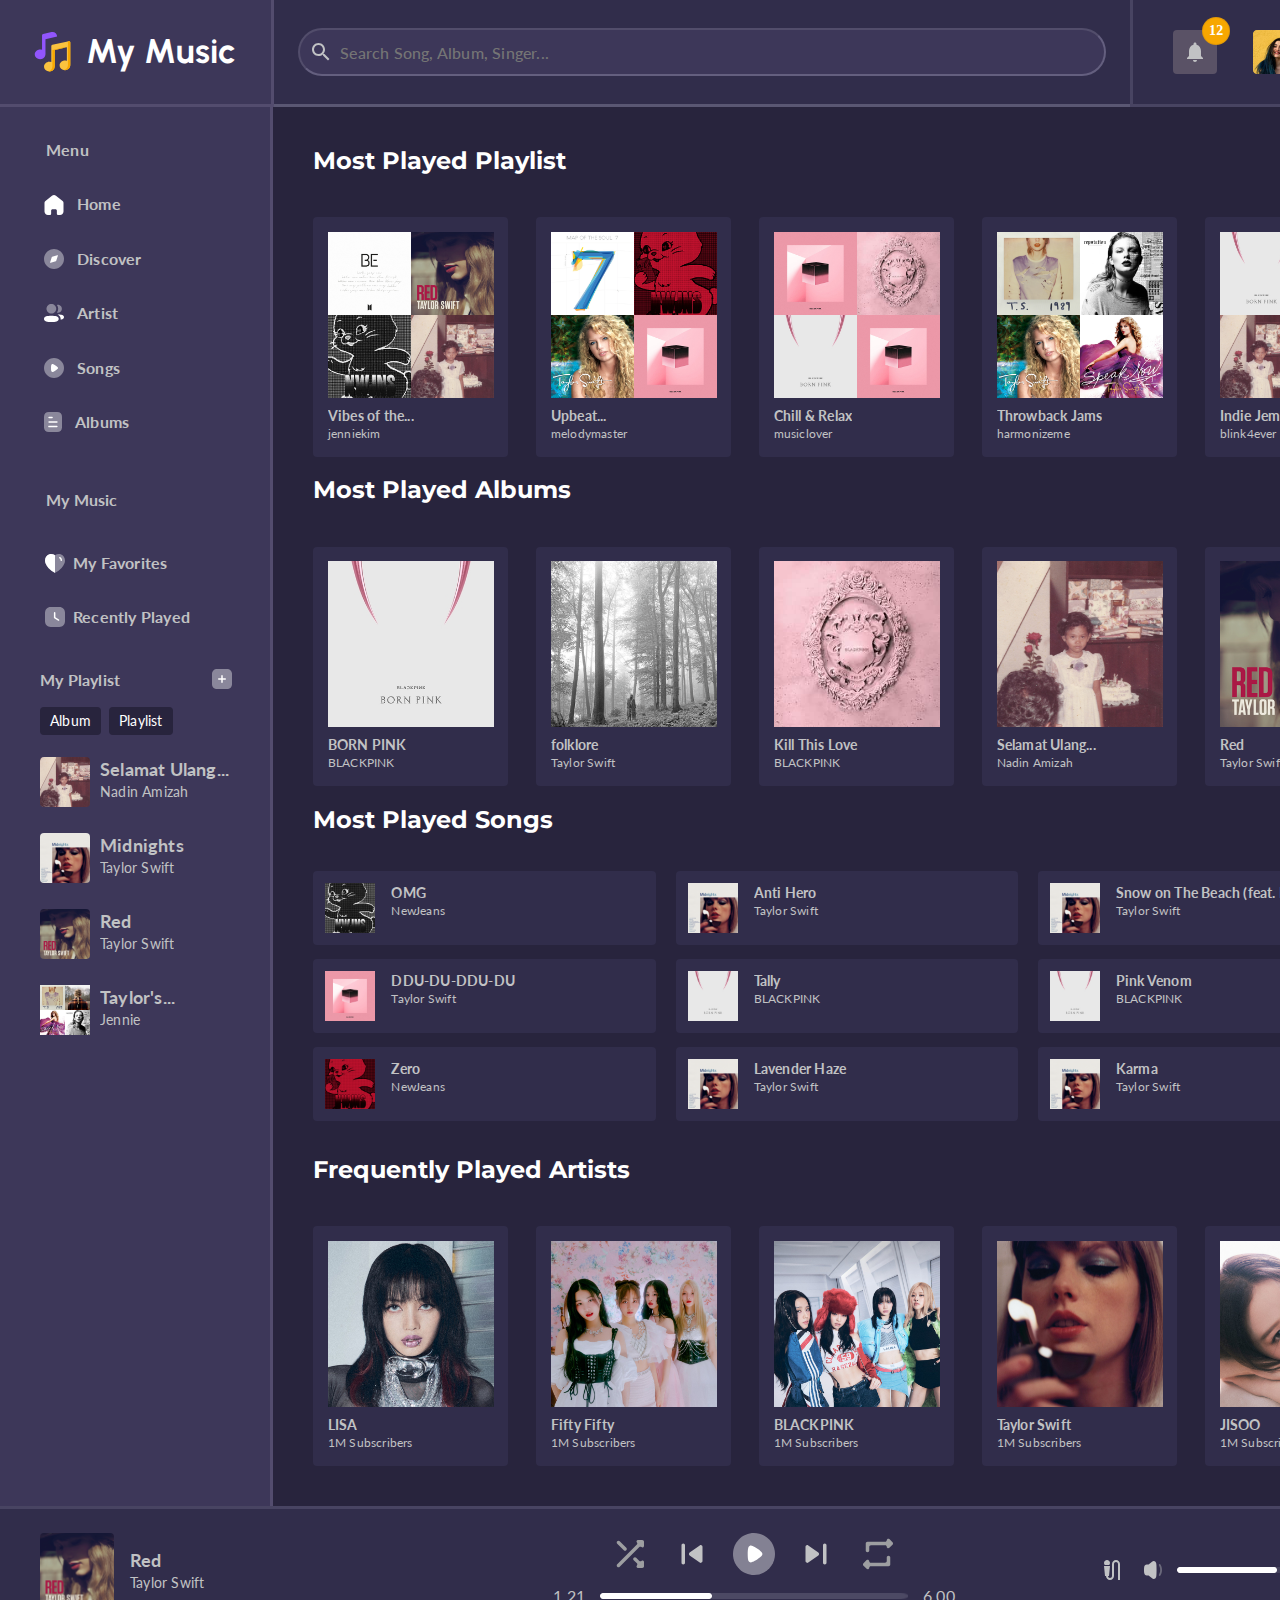
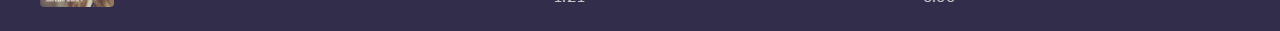
<file: index.html>
<html>
    <head>
        <meta charset="UTF-8">
        <meta name="viewport" content="width=device-width, initial-scale=1.0">
        <title>MyMusic1.0</title>
        <link rel="stylesheet" href="style.css">
        <link href="https://fonts.googleapis.com/css2?family=Lato:ital,wght@0,100;0,300;0,400;0,700;0,900;1,100;1,300;1,400;1,700;1,900&family=Urbanist:ital,wght@0,100..900;1,100..900&display=swap" rel="stylesheet">
        <link rel="preconnect" href="https://fonts.googleapis.com">
    <link rel="preconnect" href="https://fonts.gstatic.com" crossorigin>
    <link href="https://fonts.googleapis.com/css2?family=Montserrat:ital,wght@0,100..900;1,100..900&display=swap" rel="stylesheet">
    </head>
    <body>
        <div class="grid-container">
            <div class="header">
                <div class="header-1">
                    <div class="btn-aside">
                        <img src="Assets/Arrow double left active.svg">
                    </div>
                    <div class="logo-img">
                        <div class="header-1-img" href="#">
                            <img src="Assets/logo.svg" id="img-logo" href="#"></img>
                        </div>
                        <a class="header-1-logo" id="title-logo" href="#">My Music</a>
                    </div>
                    <div class="btn-hamburger">
                        <img src="Assets/Material Icon.png">
                    </div>
                </div>
                <div class="header-2">
                    <div class="nav-bar-search">
                        <input class="input-search" type="text"  placeholder="Search Song, Album, Singer...">
                            <img class="search-icon" src="Assets/Search.svg"></img>
                        </input>
                    </div>
                </div>
                <div class="header-3">
                    <div class="profile"> 
                        <div class="frame-notification">
                            <a href="#"><img class="notification-img" src="Assets/Notifications.svg"></a>
                            <div class="circle-notification">
                                <h9 class="font-notification">12</h9>
                            </div>
                        </div>
                    <div class="profile-photo">
                        <a href="#"><img src="Assets/Avatar.png"></a>
                        <a>
                            <div class="profile-name">Hi, Jennie</div>
                        </a>
                    </div>
                </div>
            </div>
            </div>
            <div class="aside">
                <div class="aside-2-1-1">
                    <div class="item-2-1-1">
                        <a  href="#menu" class="menu-2-1">Menu</a>
                    </div>
                    <div >
                        <div class="item-2-1-1">
                        <img  class="icon-2-1-1" src="Assets/Home.svg">
                        <a href="#home" class="font-2-1-1">Home</a>
                        </div>
                    </div>
                    <div class="item-2-1-1">
                        <img class="icon-2-1-1" src="Assets/Discovery.svg">
                        <a href="#discover" class="font-2-1-1">Discover</a>
                    </div>
                    <div class="item-2-1-1">
                        <img class="icon-2-1-1" src="Assets/2 User.svg">
                        <a href="#artist" class="font-2-1-1">Artist</a>
                    </div>
                    <div class="item-2-1-1">
                        <img class="icon-2-1-1" src="Assets/Play.svg">
                        <a href="#songs" class="font-2-1-1">Songs</a>
                    </div>
                    <div class="item-2-1-1">
                        <img class="icon-2-1-1" src="Assets/Document.svg">
                        <a href="#albums" class="font-2-1-1">Albums</a>
                    </div>
                </div> 
                 <div class="aside-2-1-2">
                    <div class="item-2-1-2">
                        <a href="#my-music" class="menu-2-1">My Music</a>
                    </div>
                    <div class="item-2-1-2-sub">
                        <img class="icon-2-1-2" src="Assets/Heart.svg">
                        <a href="#my-favorites" class="font-2-1-1">My Favorites</a>
                    </div>
                    <div class="item-2-1-2-sub">
                        <img class="icon-2-1-2" src="Assets/Time Square.svg">
                        <a href="#recent-lyplayed" class="font-2-1-1">Recently Played</a>
                    </div>
                </div> 
                 <div class="bx-2-1-3">
                    <div class="item-2-1-3">
                        <a href="#my-playlist" class="item-2-1-3 font-2-1-3">
                            My Playlist
                            <img class="icon-item-2-1-3-main" src="Assets/Plus.svg">
                        </a> 
                    </div>
                    <div class="sub-item-2-1-3">
                        <a href="#album" class="sub-sub-item">Album</a>
                        <a href="#playlist" class="sub-sub-item">Playlist</a>
                    </div> 
                </div>
                <div class="card-2-1-3">
                    <div class="song-card-1">
                        <div class="song-card-1-1">
                            <img class="img-card-1" src="Assets/Song-card/Nadin_Amizah_-_Selamat_Ulang_Tahun.png">
                            <div song-card-1-1-gen>
                                <div class="card-song">Selamat Ulang...</div>
                                <div class="card-song-sub">Nadin Amizah</div>
                            </div>
                        </div>
                        <div class="song-card-1-1">
                            <img class="img-card-1" src="Assets/Song-card/1-3-4 taylor.png">
                            <div song-card-1-1-gen>
                                <div class="card-song">Midnights</div>
                                <div class="card-song-sub">Taylor Swift</div>
                            </div>
                        </div>
                        <div class="song-card-1-1">
                            <img class="img-card-1" src="Assets/Song-card/1-1-1-2 Taylor.png">
                            <div song-card-1-1-gen>
                                <div class="card-song">Red</div>
                                <div class="card-song-sub">Taylor Swift</div>
                            </div>
                        </div>
                        <div class="song-card-1-1">
                            <div class="img-card-micro">
                                <img class="micro-img" src="Assets/Song-card/1-1-4-1 taylor.png">
                                <img class="micro-img" src="Assets/Song-card/micro.png">
                                <img class="micro-img" src="Assets/Song-card/1-1-4-4 taylor.png">
                                <img class="micro-img" src="Assets/Song-card/1-1-4-2 taylor.png">
                            </div>
                            <div song-card-1-1-gen>
                                <div class="card-song">Taylor's...</div>
                                <div class="card-song-sub">Jennie</div>
                            </div>
                        </div>
                    </div>
                </div>
            </div>
            <div class="main scroll">
                <div class="main-div" id="main-div-1">
                    <div class="main-bx-show-all">
                        <div class="title-main">Most Played Playlist</div>
                        <a href="#" class="show-all-initial">Show All</a>
                    </div>
                    <div class="music-card-type-1">
                        <div class="card-type-1-1">
                            <div class="card-bx">
                                <img class="music-cover-1" src="Assets/Song-card/1-1-1-1 bts.png" ></img>
                                <img class="music-cover-1" src="Assets/Song-card/1-1-1-2 Taylor.png"></img>
                                <img class="music-cover-1" src="Assets/Song-card/1-1-1-3 newjeans.jpeg"></img>
                                <img class="music-cover-1" src="Assets/Song-card/1-1-1-4 Nadin.png"></img>
                            </div>
                            <div class="card-bx-prop">
                                <div class="card-bx-title">
                                    <div class="title-bx">Vibes of the...</div>
                                    <div class="sub-title-bx">jenniekim</div>
                                </div>
                                <btn class="btn-card-type-2">
                                    <img src="Assets/Iconly-3.svg">
                                </btn>
                            </div>
                        </div>
                        <div class="card-type-1-2">
                            <div class="card-bx">
                                <img class="music-cover-1" src="Assets/Song-card/1-1-2-1 bts.png"></img>
                                <img class="music-cover-1" src="Assets/Song-card/1-1-2-2 newjeans.png"></img>
                                <img class="music-cover-1" src="Assets/Song-card/1-1-2-3 taylor.png"></img>
                                <img class="music-cover-1" src="Assets/Song-card/1-1-2-4 Bp.png"></img>
                            </div>
                            <div class="card-bx-prop">
                                <div class="card-bx-title">
                                    <div class="title-bx">Upbeat...</div>
                                    <div class="sub-title-bx">melodymaster</div>
                                </div>
                                <btn class="btn-card-type-2">
                                    <img src="Assets/Iconly-3.svg">
                                </btn>
                            </div>
                        </div>
                        <div class="card-type-1-3">
                            <div class="card-bx">
                                <img class="music-cover-1" src="Assets/Song-card/1-1-2-4 Bp.png"></img>
                                <img class="music-cover-1" src="Assets/Song-card/1-1-3-2 bp.jpeg"></img>
                                <img class="music-cover-1" src="Assets/Song-card/1-1-3-3 bp.jpeg"></img>
                                <img class="music-cover-1" src="Assets/Song-card/1-1-2-4 Bp.png"></img>
                            </div>
                            <div class="card-bx-prop">
                                <div class="card-bx-title">
                                    <div class="title-bx">Chill & Relax</div>
                                    <div class="sub-title-bx">musiclover</div>
                                
                                </div>
                                <btn class="btn-card-type-2">
                                    <img src="Assets/Iconly-3.svg">
                                </btn>

                            </div>
                        </div>
                        <div class="card-type-1-4">
                            <div class="card-bx">
                                <img class="music-cover-1" src="Assets/Song-card/1-1-4-1 taylor.png"></img>
                                <img class="music-cover-1" src="Assets/Song-card/1-1-4-2 taylor.png"></img>
                                <img class="music-cover-1" src="Assets/Song-card/1-1-2-3 taylor.png"></img>
                                <img class="music-cover-1" src="Assets/Song-card/1-1-4-4 taylor.png"></img>
                            </div>
                            <div class="card-bx-prop">
                                <div class="card-bx-title">
                                    <div class="title-bx">Throwback Jams</div>
                                    <div class="sub-title-bx">harmonizeme</div>
                                    
                                </div>
                                <btn class="btn-card-type-2">
                                    <img src="Assets/Iconly-3.svg">
                                </btn>

                            </div>
                        </div>
                        <div class="card-type-1-5">
                            <div class="card-bx">
                                <img class="music-cover-1" src="Assets/Song-card/1-1-3-3 bp.jpeg"></img>
                                <img class="music-cover-1" src="Assets/Song-card/1-1-2-1 bts.png"></img>
                                <img class="music-cover-1" src="Assets/Song-card/1-1-1-4 Nadin.png"></img>
                                <img class="music-cover-1" src="Assets/Song-card/1-1-5-4 tulus.jpeg"></img>
                            </div>
                            <div class="card-bx-prop">
                                <div class="card-bx-title">
                                    <div class="title-bx">Indie Jems</div>
                                    <div class="sub-title-bx">blink4ever</div>
                                </div>
                                <btn class="btn-card-type-2">
                                    <img src="Assets/Iconly-3.svg">
                                </btn>

                            </div>
                        </div>
                    </div>
                    <a href="#" class="show-all-media-query">Show All</a>
                </div>
                <div class="main-div" id="main-div-2">
                    <div class="main-bx-show-all">
                        <div class="title-main" >Most Played Albums</div>
                        <a href="#" class="show-all-initial">Show All</a>
                    </div>
                    <div class="music-card-type-1">
                        <div class="card-type-1-1">
                            <img class="card-bx" src="Assets/Song-card/1-1-3-3 bp.jpeg"></img>
                            <div class="card-bx-prop">
                                <div class="card-bx-title">
                                    <div class="title-bx">BORN PINK</div>
                                    <div class="sub-title-bx">BLACKPINK</div>
                                </div>
                                <btn class="btn-card-type-2">
                                    <img src="Assets/Iconly-3.svg">
                                </btn>

                            </div>
                        </div>
                        <div class="card-type-1-2">
                            <img class="card-bx" src="Assets/Song-card/1-2-2 taylor.png"></img>
                            <div class="card-bx-prop">
                                <div class="card-bx-title">
                                    <div class="title-bx">folklore</div>
                                    <div class="sub-title-bx">Taylor Swift</div>
                                </div>
                                <btn class="btn-card-type-2">
                                    <img src="Assets/Iconly-3.svg">
                                </btn>

                            </div>
                        </div>
                        <div class="card-type-1-3">
                            <img class="card-bx" src="Assets/Song-card/1-1-3-2 bp.jpeg"></img>
                            <div class="card-bx-prop">
                                <div class="card-bx-title">
                                    <div class="title-bx">Kill This Love</div>
                                    <div class="sub-title-bx">BLACKPINK</div>
                                </div>
                                <btn class="btn-card-type-2">
                                    <img src="Assets/Iconly-3.svg">
                                </btn>

                            </div>
                        </div>
                        <div class="card-type-1-4">
                            <img class="card-bx" src="Assets/Song-card/1-1-1-4 Nadin.png"></img>
                            <div>
                                <div class="card-bx-title">
                                    <div class="title-bx">Selamat Ulang...</div>
                                    <div class="sub-title-bx">Nadin Amizah</div>
                                </div>
                                <btn class="btn-card-type-2">
                                    <img src="Assets/Iconly-3.svg">
                                </btn>

                            </div>
                        </div>
                        <div class="card-type-1-5">
                            <img class="card-bx" src="Assets/Song-card/1-1-1-2 Taylor.png"></img>
                            <div>
                                <div class="card-bx-title">
                                    <div class="title-bx">Red</div>
                                    <div class="sub-title-bx">Taylor Swift</div>
                                </div>
                                <btn class="btn-card-type-2">
                                    <img src="Assets/Iconly-3.svg">
                                </btn>

                            </div>
                        </div>
                    </div>
                    <a href="#" class="show-all-media-query">Show All</a>
                </div>
                <div class="main-div" id="main-div-3">
                    <div class="main-bx-show-all">
                        <div class="title-main">Most Played Songs</div>
                        <a href="#" class="show-all-initial">Show All</a>
                    </div>
                    <div class="music-card-type-2">
                        <div class="card-type-2-group-1">
                            <div class="card-type-2-1">
                                <img class="card-bx-type-2" src="Assets/Song-card/1-1-1-3 newjeans.jpeg"></img>
                                <div class="card-bx-type-2-title">
                                    <div class="title-bx">OMG</div>
                                    <div class="sub-title-bx">NewJeans</div>
                                </div>
                                <btn class="btn-card-type-2">
                                    <img src="Assets/Iconly-3.svg">
                                </btn>
                            </div>
                            <div class="card-type-2-2">
                                <img class="card-bx-type-2" src="Assets/Song-card/1-1-2-4 Bp.png"></img>
                                <div class="card-bx-type-2-title">
                                    <div class="title-bx">DDU-DU-DDU-DU</div>
                                    <div class="sub-title-bx">Taylor Swift</div>
                                </div>
                                <btn class="btn-card-type-2">
                                    <img src="Assets/Iconly-3.svg">
                                </btn>
                            </div>
                            <div class="card-type-2-3">
                                <img class="card-bx-type-2" src="Assets/Song-card/1-1-2-2 newjeans.png"></img>
                                <div class="card-bx-type-2-title">
                                    <div class="title-bx">Zero</div>
                                    <div class="sub-title-bx">NewJeans</div>
                                </div>
                                <btn class="btn-card-type-2">
                                    <img src="Assets/Iconly-3.svg">
                                </btn>
                            </div>
                        </div>
                        <div class="card-type-2-group-2">
                            <div class="card-type-2-4">
                                <img class="card-bx-type-2" src="Assets/Song-card/1-3-4 taylor.png"></img>
                                <div class="card-bx-type-2-title">
                                    <div class="title-bx">Anti Hero</div>
                                    <div class="sub-title-bx">Taylor Swift</div>
                                </div>
                                <btn class="btn-card-type-2">
                                    <img src="Assets/Iconly-3.svg">
                                </btn>
                            </div>
                            <div class="card-type-2-5">
                                <img class="card-bx-type-2" src="Assets/Song-card/1-1-3-3 bp.jpeg"></img>
                                <div class="card-bx-type-2-title">
                                    <div class="title-bx">Tally</div>
                                    <div class="sub-title-bx">BLACKPINK</div>
                                </div>
                                <btn class="btn-card-type-2">
                                    <img src="Assets/Iconly-3.svg">
                                </btn>
                            </div>
                            <div class="card-type-2-6">
                                <img class="card-bx-type-2" src="Assets/Song-card/1-3-4 taylor.png"></img>
                                <div class="card-bx-type-2-title">
                                    <div class="title-bx"> Lavender Haze</div>
                                    <div class="sub-title-bx">Taylor Swift</div>
                                </div>
                                <btn class="btn-card-type-2">
                                    <img src="Assets/Iconly-3.svg">
                                </btn>
                            </div>
                        </div>
                        <div class="card-type-2-group-3">
                            <div class="card-type-2-7">
                                <img class="card-bx-type-2" src="Assets/Song-card/1-3-4 taylor.png"></img>
                                <div class="card-bx-type-2-title">
                                    <div class="title-bx">Snow on The Beach (feat. Lana)</div>
                                    <div class="sub-title-bx">Taylor Swift</div>
                                </div>
                                <btn class="btn-card-type-2">
                                    <img src="Assets/Iconly-3.svg">
                                </btn>
                            </div>
                            <div class="card-type-2-8">
                                <img class="card-bx-type-2" src="Assets/Song-card/1-1-3-3 bp.jpeg"></img>
                                <div class="card-bx-type-2-title">
                                    <div class="title-bx">Pink Venom</div>
                                    <div class="sub-title-bx">BLACKPINK</div>
                                </div>
                                <btn class="btn-card-type-2">
                                    <img src="Assets/Iconly-3.svg">
                                </btn>
                            </div>
                            <div class="card-type-2-9">
                                <img class="card-bx-type-2" src="Assets/Song-card/1-3-4 taylor.png"></img>
                                <div class="card-bx-type-2-title">
                                    <div class="title-bx">Karma</div>
                                    <div class="sub-title-bx">Taylor Swift</div>
                                </div>
                                <btn class="btn-card-type-2">
                                    <img src="Assets/Iconly-3.svg">
                                </btn>
                            </div>
                        </div>
                    </div>
                    <a href="#" class="show-all-media-query">Show All</a>
                </div>
                <div class="main-div" id="main-div-4">
                    <div class="main-bx-show-all">
                        <div class="title-main" >Frequently Played Artists</div>
                        <a href="#" class="show-all-initial">Show All</a>
                    </div>
                    <div class="music-card-type-1">
                        <div class="card-type-1-1">
                            <img class="card-bx" src="Assets/Song-card/1-4-1 lisa.jpeg"></img>
                            <div class="card-bx-prop">
                                <div class="card-bx-title">
                                    <div class="title-bx">LISA</div>
                                    <div class="sub-title-bx">1M Subscribers</div>
                                </div>
                                <btn class="btn-card-type-2">
                                    <img src="Assets/Iconly-3.svg">
                                </btn>

                            </div>
                        </div>
                        <div class="card-type-1-2">
                            <img class="card-bx" src="Assets/Song-card/1-4-2 fifty.jpeg"></img>
                            <div class="card-bx-prop">
                                <div class="card-bx-title">
                                    <div class="title-bx">Fifty Fifty</div>
                                    <div class="sub-title-bx">1M Subscribers</div>
                                </div>
                                <btn class="btn-card-type-2">
                                    <img src="Assets/Iconly-3.svg">
                                </btn>

                            </div>
                        </div>
                        <div class="card-type-1-3">
                            <img class="card-bx" src="Assets/Song-card/1-4-3 bp.jpeg"></img>
                            <div class="card-bx-prop">
                                <div class="card-bx-title">
                                    <div class="title-bx">BLACKPINK</div>
                                    <div class="sub-title-bx">1M Subscribers</div>
                                </div>
                                <btn class="btn-card-type-2">
                                    <img src="Assets/Iconly-3.svg">
                                </btn>

                            </div>
                        </div>
                        <div class="card-type-1-4">
                            <img class="card-bx" src="Assets/Song-card/1-4-4 taylor.jpeg"></img>
                            <div class="card-bx-prop">
                                <div class="card-bx-title">
                                    <div class="title-bx">Taylor Swift</div>
                                    <div class="sub-title-bx">1M Subscribers</div>
                                </div>
                                <btn class="btn-card-type-2">
                                    <img src="Assets/Iconly-3.svg">
                                </btn>

                            </div>
                        </div>
                        <div class="card-type-1-5">
                            <img class="card-bx" src="Assets/Song-card/1-4-5 jiiso.jpeg"></img>
                            <div class="card-bx-prop">
                                <div class="card-bx-title">
                                    <div class="title-bx">JISOO</div>
                                    <div class="sub-title-bx">1M Subscribers</div>
                                </div>
                                <btn class="btn-card-type-2">
                                    <img src="Assets/Iconly-3.svg">
                                </btn>

                            </div>
                        </div>
                    </div>
                    <a href="#" class="show-all-media-query">Show All</a>
                </div>
            </div>
            <div class="footer">
                <div class="song-card-3">
                    <img class="song-card-1-3">
                        <img class="img-card-3" src="Assets/Song-card/1-1-1-2 Taylor.png">
                    <div class="song-card-3-gen">
                            <div class="card-song-3">Red</div>
                            <div class="card-song-sub-3">Taylor Swift</div>
                        </div>
                    </img>
                </div>
                    <div class="play-btn-3">
                        <div class="icon-footer">
                            <a href="#"><img class="icon-3-2" src="Assets/Shuffle.svg"></a>
                            <a href="#"><img class="icon-3-2" src="Assets/SkipPrevious.svg"></a>
                            <a href="#"><img class="icon-3-2" src="Assets/Play.svg"></a>
                            <a href="#"><img class="icon-3-2" src="Assets/SkipNext.svg"></a>
                            <a href="#"><img class="icon-3-2" src="Assets/Repeat.svg"></a>
                        </div>
                        <div class="time-song">
                            <div class="time">1.21</div>
                            <div class="time-cage">
                                <a href="#"><img id="time-rectangle" src="Assets/rectangle.png"></a>
                                <a href="#"><img id="frame-rectangle" src="Assets/Frame 1000004509.png"></a>
                            </div>
                            <div class="remaining time">6.00</div>
                        </div>
                    </div>
                    <div class="volume-btn-3">
                        <a href="#"><img id="micro-mic" src="Assets/MicExternalOn.svg"></a>
                        <a href="#"><img id="volume" src="Assets/Volume Down.svg"></a>
                        <div class="volume-cage">
                            <a href="#"><img id="volume-rectangle" src="Assets/rectangle.png"></a>
                            <a href="#"><img id="frame-volume" src="Assets/Rectangle 4533.png"></a>
                        </div>
                    </img>
                </div>
            </div>
        </div>
    
    </body>
</html>
</file>
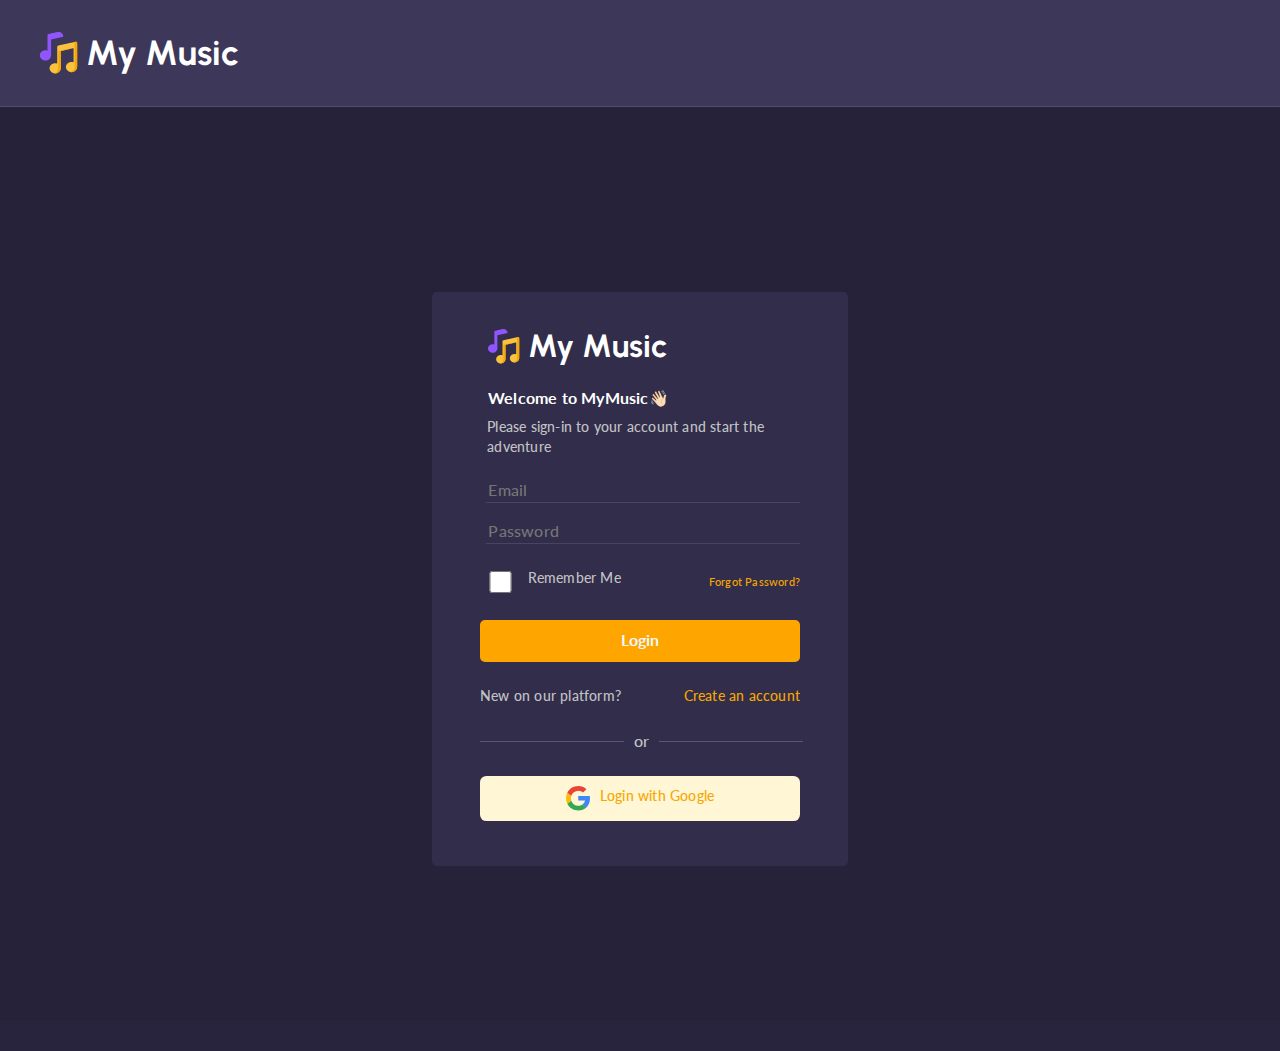
<file: login.html>
<html lang="en">
<head>
    <meta charset="UTF-8">
    <meta name="viewport" content="width=device-width, initial-scale=1.0, minimum-scale=0.5">
    <title>Login</title>
    <link rel="stylesheet" href="style-login.css">
    <link href="https://fonts.googleapis.com/css2?family=Lato:ital,wght@0,100;0,300;0,400;0,700;0,900;1,100;1,300;1,400;1,700;1,900&family=Urbanist:ital,wght@0,100..900;1,100..900&display=swap" rel="stylesheet">
    <link rel="preconnect" href="https://fonts.googleapis.com">
<link rel="preconnect" href="https://fonts.gstatic.com" crossorigin>
<link href="https://fonts.googleapis.com/css2?family=Montserrat:ital,wght@0,100..900;1,100..900&display=swap" rel="stylesheet">
<meta name="viewport" content="width=device-width, initial-scale=1.0">
</head>
<body>
    <div class="container-login">
        <div class="header-login">
            <div class="header-1-img" href="#">
                <img src="Assets/logo.svg" id="img-logo" href="#"></img>
            </div>
            <a class="nwrap" id="title-logo" href="#">My Music</a>
        </div>
        <div class="main-login">
            <div class="login-bx">
                <div class="logo-login-bx">
                    <div class="login-bx-img-title">
                        <div class="login-1-img" href="#">
                            <img src="Assets/logo.svg" id="img-logo-login" href="#"></img>
                        </div>
                        <a class="header-1-logo" id="title-logo-bx" href="#">My Music</a>
                    </div>
                    <div class="welcome nwrap"> Welcome to MyMusic👋🏻 </div>
                    <div class="please-sign">Please sign-in to your account and start the adventure</div>
                </div>
                <div class="input-field-login">
                    <div class="email">
                        <input type="text" placeholder="Email" class="text-general-1 email-password-input">
                    </div>
                    <div class="password">
                        <input type="text" placeholder="Password" class="text-general-1 email-password-input">
                    </div>
                    <div class="remember-forgot">
                        <div class="remember-me">
                            <input type="checkbox" id="remember">
                            <label for="remember  nwrap" class="please-sign">Remember Me</label>
                        </div>
                        <div class="forget-text">
                            <a href="#" class="href-text-create">Forgot Password?</a>
                        </div>
                    </div>
                    <div class="login-btn">
                        <button class="btn-login">
                            <a href="#" class="font-login-bx">Login</a>
                        </button>
                    </div>
                    <div class="create-acc">
                        <div class="create-text text-general nwrap">New on our platform? </div>
                        <a href="#" class="href-text nwrap">Create an account</a>
                    </div>
                    <div class="or">
                        <img class="line-or" src="Assets/Line.png">
                        <div class="text-or text-general">or</div>
                        <img class="line-or" src="Assets/Line.png">
                    </div>
                    <div class="login-google">
                        <img src="Assets/logos_google-icon.svg" class="google">
                        <a href="#" class="href-text">Login with Google</a>
                    </div>
                </div>
                </div>
            </div>
        </div> 
    </div>
</body>
</html>
</file>
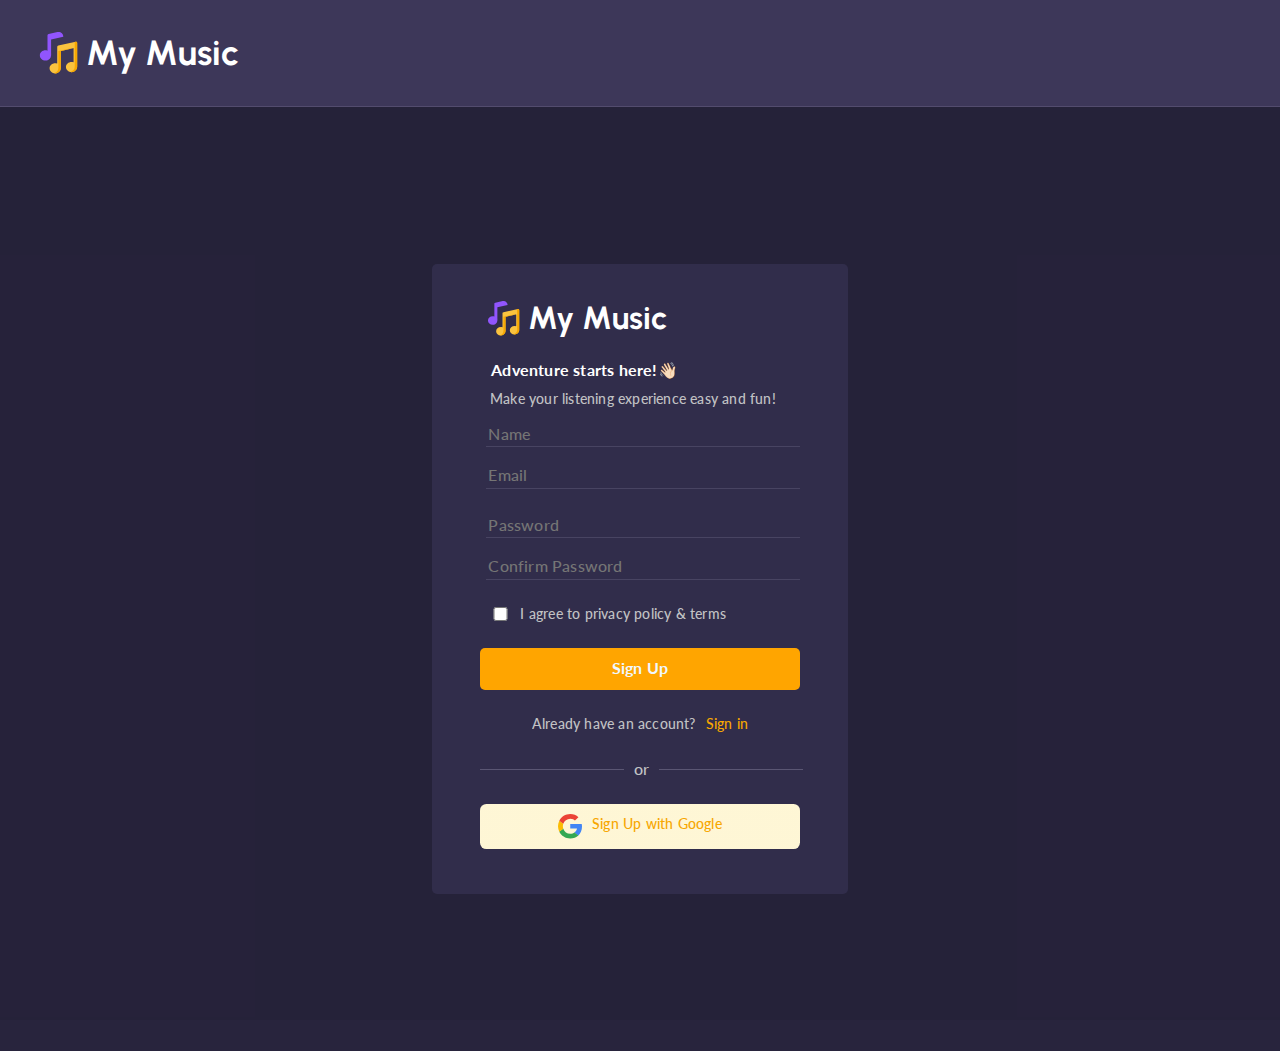
<file: register.html>
<html lang="en">
<head>
    <meta charset="UTF-8">
    <meta name="viewport" content="width=device-width, initial-scale=1.0, minimum-scale=0.5">
    <title>Register</title>
    <link rel="stylesheet" href="style-register.css">
    <link href="https://fonts.googleapis.com/css2?family=Lato:ital,wght@0,100;0,300;0,400;0,700;0,900;1,100;1,300;1,400;1,700;1,900&family=Urbanist:ital,wght@0,100..900;1,100..900&display=swap" rel="stylesheet">
    <link rel="preconnect" href="https://fonts.googleapis.com">
<link rel="preconnect" href="https://fonts.gstatic.com" crossorigin>
<link href="https://fonts.googleapis.com/css2?family=Montserrat:ital,wght@0,100..900;1,100..900&display=swap" rel="stylesheet">
<meta name="viewport" content="width=device-width, initial-scale=1.0">
</head>
<body>
    <div class="container-register">
        <div class="header-register">
            <div class="header-1-img" href="#">
                <img src="Assets/logo.svg" id="img-logo" href="#"></img>
            </div>
            <a class="nwrap" id="title-logo" href="#">My Music</a>
        </div>
        <div class="main-register">
            <div class="register-bx">
                <div class="logo-reg-bx">
                    <div class="reg-bx-img-title">
                        <div class="login-1-img" href="#">
                            <img src="Assets/logo.svg" id="img-logo-reg" href="#"></img>
                        </div>
                        <a class="header-1-logo" id="title-logo-bx" href="#">My Music</a>
                    </div>
                    <div class="welcome nwrap"> Adventure starts here!👋🏻  </div>
                    <div class="welcome-2">Make your listening experience easy and fun!</div>
                </div>
                <div class="input-field-login">
                    <div class="email">
                        <input type="text" placeholder="Name" class="text-general-1 email-password-input">
                    </div>
                    <div class="password">
                        <input type="text" placeholder="Email" class="text-general-1 email-password-input">
                    </div>
                    <div class="email">
                        <input type="text" placeholder="Password" class="text-general-1 email-password-input">
                    </div>
                    <div class="password">
                        <input type="text" placeholder="Confirm Password" class="text-general-1 email-password-input">
                    </div>
                    <div class="remember-forgot">
                        <div class="remember-me">
                            <input type="checkbox" id="remember">
                            <label for="remember  nwrap" class="agree-sign">I agree to privacy policy & terms</label>
                        </div>
                    </div>
                    <div class="login-btn">
                        <button class="btn-register">
                            <a href="#" class="font-reg-bx">Sign Up</a>
                        </button>
                    </div>
                    <div class="sign-in">
                        <div class="create-text text-general nwrap">Already have an account? </div>
                        <a href="#" class="href-text nwrap">Sign in</a>
                    </div>
                    <div class="or">
                        <img class="line-or" src="Assets/Line.png">
                        <div class="text-or text-general">or</div>
                        <img class="line-or" src="Assets/Line.png">
                    </div>
                    <div class="signup-google">
                        <img src="Assets/logos_google-icon.svg" class="google">
                        <a href="#" class="href-text">Sign Up with Google</a>
                    </div>
                </div>
                </div>
            </div>
        </div> 
    </div>
</body>
</html>
</file>
<file: style.css>
html {
    font-family: lato;
    background-color: #28243D;
}

body {
    width: 90em;
    height: 101.9375em;
    margin: 0em;
    background-color: #28243D;
}

.grid-container {
    height: 101.9375em;
    display: grid;
    grid-template-areas: 
    "header header"
    "aside main"
    "footer footer";
    grid-template-columns: auto 1fr;
    grid-template-rows: auto 1fr auto;
}


/* Header */
.header {
    background: #3D3759;
    grid-area: header;
    display: flex;
    flex-direction: row;
}
.header-1 {
    border-bottom: 3px solid rgba(231, 227, 252, 0.13);
    border-right: 3px solid rgba(231, 227, 252, 0.13);
    background: #3D3759;
    width: 13.612em;
    display: flex;
    flex-direction: row;
    justify-content: flex-start;
    padding: 0.75em 2.1em 0.75em 1.25em; 
    text-decoration: none;
    height: 5em;
    flex-wrap: nowrap;
}
.logo-img {
    display: flex;
    flex-direction: row;
}

.header-1-img {
    align-content: center;
}

#img-logo {
    width: 2.5em;
    height: 2.5em;
    align-items: center;
    align-self: flex-start;
    padding: 0.8em;
}

#title-logo {
    flex-wrap: nowrap;
    color: var(--text-light-primary, #FFF);
    font-family: Urbanist;
    font-size: 2.15em;
    font-style: normal;
    font-weight: 700;
    line-height: 120%;
    display: flex; 
    align-items: center;
    text-decoration: none;
}

.btn-aside {
    display: none;
}

.btn-hamburger {
    display: none;
}
/* Header 2 */
.header-2 {
    align-items: center;
    display: flex;
    background-color:#312D4B;
    border-bottom: #E7E3FC3B 3px solid;
    width: fit-content;
}

.nav-bar-search {
    display: flex;
    align-items: center;
    gap: 24px;
    width: 53.5em;
}

.input-search {
    flex-grow: 1;
    display: flex;
    height: 48px;
    padding: 0px 12px;
    border-radius: 30px;
    border-color: #E7E3FC3B;
    background: #3D3759;
    margin-left: 24px;
    margin-right: 24px;
}

:placeholder-shown {
    color: #C1C2C4;
    font-family: Lato;
    font-size: 16px;
    font-style: normal;
    font-weight: 500;
    line-height: 140%; 
    letter-spacing: 0.2px;
    position: relative;
    padding-left: 40px;
}
.search-icon {
    width: 24px;
    height: 24px;
    position: absolute;
    padding-left: 35px;
}

/* Heaader 3 */

.header-3 {
    grid-area: header-3;
    display: flex;
    align-items: center;
    background-color:#312D4B    ;
    border-left: 3px solid rgba(231, 227, 252, 0.13);
    border-bottom: 3px solid rgba(231, 227, 252, 0.13);
    padding-right: 3em;
}

.profile {
    align-items: center;
    display: flex;
    flex-direction: row;
    flex-shrink: 0;
    height: 24px;
    padding: 0;
    padding-left: 40px;
    margin: 0;
}

.frame-notification {
    align-items: center;
    display: flex;
    height: 24px;
    padding: 10px;
    border-radius: 4px;
    background: rgba(253, 232, 210, 0.20);
    position: relative;
}

.notification.img {
    align-items: center;
    display: flex;
padding: 10px;
border-radius: 4px;
border: 1px solid var(--Other-Outline-Border, rgba(231, 227, 252, 0.13));
background: rgba(253, 232, 210, 0.20);
width: 24px;
height: 24px;
}

.circle-notification {
    display: flex;
width: 26px;
height: 26px;
justify-content: center;
align-items: center;
position: absolute;
right: -13px;
top: -13px;
border-radius: 20px;
border: 1px solid rgba(58, 53, 65, 0.12);
background:  #F7A701;
}

.font-notification {
color: #FFF;
font-family: "Open Sans";
font-size: 14px;
font-style: normal;
font-weight: 600;
letter-spacing: 0.2px;
}

.profile-photo {
    display: flex;
align-items: center;
padding-left: 36px;
}

.profile-name {
    align-items: center;
    color: var(--text-light-secondary, #C1C2C4);
    font-family: Lato;
    font-size: 18px;
    font-style: normal;
    font-weight: 600;
    letter-spacing: 0.2px;
    padding-left: 16px ;
    text-decoration: none;
}

/* Aside */
.aside {
    border-right: 3px solid rgba(231, 227, 252, 0.13);;
    background: #3D3759;
    grid-area: aside;
    padding-right: 2.4em;
}


.aside-2-1-1 {
    padding: 16px 0px 16px 24px;
}


.item-2-1-1 {
    padding: 8px 0px;
    
    align-items: center;
    gap: 5px;
    align-self: stretch;
    text-decoration: none;
    color: #C1C2C4;
    display: flex;
    flex-direction: row;
}

.font-2-1-1:hover {
    color: #FFF;
}
.font-2-1-2:hover {
    color: #FFF;
}
.font-2-1-3:hover {
    color: #FFF;
}

.item-2-1-1:hover {
    background-color: #F7A701;
}

.font-2-1-1::before {
    content: "";
    position:absolute;
    bottom: 0px;
    left: -50px;
    width: 0px;
    height: 8px;
    border-radius: 10px;
    background-color: #F7A701;
    justify-content: center;
    display: flex;
    align-items: center;
    align-content: center;
    transition: all 0.1s;
    padding-bottom: 28px;
}

.font-2-1-1:hover::before {
    opacity: 1;
    width: 6px;
}

.menu-2-1:hover {
    color: #FFF;
}

.menu-2-1:hover { 
    background-color: #F7A701;
}

.menu-2-1::before {
    content: "";
    position:absolute;
    bottom: 0px;
    left: -20px;
    width: 0px;
    height: 8px;
    border-radius: 10px;
    background-color: #F7A701;
    justify-content: center;
    display: flex;
    align-items: center;
    align-content: center;
    transition: all 0.1s;
    padding-bottom: 28px;
     
}

.menu-2-1:hover::before {
    opacity: 1;
    width: 7px;
}

.menu-2-1 {
    margin-left: 22px;
}

.menu-2-1 {
    text-decoration: none;
    color: var(--text-light-primary, #C1C2C4);
    font-family: Lato;
    font-size: 16px;
    font-style: normal;
    font-weight: 700;
    line-height: 140%; 
    letter-spacing: 0.2px;
    list-style-type: none;
    display: flex;
    flex-direction: row;
    padding: 8px 0px;
    position: relative;
}
.font-2-1-1 {
    text-decoration: none;
    color: var(--text-light-primary, #C1C2C4);
    font-family: Lato;
    font-size: 16px;
    font-style: normal;
    font-weight: 700;
    line-height: 140%; 
    letter-spacing: 0.2px;
    list-style-type: none;
    display: flex;
    flex-direction: row;
    padding: 8px 0px;
    position: relative;
}

.icon-2-1-1 {
    display: flex;
    padding-right: 8px;
    padding-left:20px ;
    
}

.item-2-1-2 {
    margin-left: 24px;
    display: flex;
    flex-direction: row;
    padding: 16px 0px;
    align-items: center;
    text-decoration: none;
    color: var(--text-light-primary, #FFF);
}
.item-2-1-2-sub {
    margin-left: 45px;
    display: flex;
    flex-direction: row;
    padding: 8px 0px;
    align-items: center;
    text-decoration: none;
    color: var(--text-light-primary, #FFF);
}

.font-2-1-2 {
    text-decoration: none;
    padding: 0px 0px;
    color: var(--text-light-primary, #C1C2C4);
    font-family: Lato;
    font-size: 16px;
    font-style: normal;
    font-weight: 700;
    line-height: 140%; 
    letter-spacing: 0.2px;
    list-style-type: none;
    display: flex;
}

.icon-2-1-2 {
    display: flex;
    padding-right: 8px;
}

.bx-2-1-3 {
    display: flex;
    background: #3D3759;
   align-items: flex-start;
   margin-left: 0px;
   flex-direction: column;
   margin-left: 40px;
   margin-top: 24px;
}

.font-2-1-3 {
    color: var(--text-light-primary, #C1C2C4);
    font-family: Lato;
    font-size: 16px 0px;
    font-style: normal;
    font-weight: 700;
    line-height: 140%; 
    letter-spacing: 0.2px;
    margin-bottom: 16px;    
}

.item-2-1-3 {
    display: flex;
    justify-content: space-between;
    text-decoration: none;
    width: 192px;
}
.item-2-1-3-main {
    display: flex;

}

.icon-item-2-1-3-main {
    align-items:end;
    display: flex;
    height: 20px;
    width: 20px;
}

.sub-item-2-1-3 { 
    display: flex;
    padding-bottom: 6px;
    margin: 0px;
    padding: 0px;
    margin-bottom: 6px;
    text-decoration: none;
}

.sub-sub-item {
    text-decoration: none;
    background-color: #28243D;
    padding : 4px 10px;
    justify-content: flex-start;
    float: left;
    width: auto;
    color:  #FFF;
    font-family: Lato;
    font-size: 14px;
    font-style: normal;
    font-weight: 400;
    line-height: 140%; 
    letter-spacing: 0.2px;
    border-radius: 4px;
    align-content: center;
    flex-direction: row;
    display: flex;
    margin-right: 8px;
}
.song-card-1-1 {
    display: flex;
}

h4 {
    height: 25px; 
    align-self: stretch;
    overflow: hidden;
    color:  #C1C2C4;
    text-overflow: ellipsis;
    white-space: nowrap;
    font-family: Lato;
    font-size: 18px;
    font-style: normal;
    font-weight: 700;
    line-height: 140%; 
    letter-spacing: 0.2px;
}

.img-card-1 {
    display: flex;
    flex-direction: column;
    gap: 8px;
    margin-top: 16px;
    margin-bottom: 10px;
    width: 50px;
    height: 50px;
    border-radius: 4px;
    margin-right: 10px;
}
.img-card-micro {
    display: flex;
    flex-wrap: wrap;
    margin-top: 16px;
    margin-bottom: 10px;
    width: 50px;
    height: 50px;
    border-radius: 4px;
    margin-right: 10px;
}

.micro-img {
    width: 25px;
    height: 25px;
    margin: 0;
    padding: 0;
}

.song-card-1 {
    display: flex;
    flex-direction: column;
    margin-left: 40px;
    position: absolute;
    flex-direction: column;

}

.card-song {
    margin-top: 16px;
    flex-direction: column;
    height: 25.2px;
    width: auto;
    overflow: hidden;
    color:  #C1C2C4;
    text-overflow: ellipsis;
    white-space: nowrap;
    font-family: Lato;
    font-size: 18px;
    font-style: normal;
    font-weight: 700;
    line-height: 140%; 
    letter-spacing: 0.2px;    
}

.card-song-sub {
    overflow: hidden;
    color: #C1C2C4;
    text-overflow: ellipsis;
    white-space: nowrap;
    font-family: Lato;
    font-family: Lato;
font-size: 14px;
font-style: normal;
font-weight: 400;
line-height: 140%; 
letter-spacing: 0.2px;
}

/* Main */
.main {
    grid-area: main;
    display: flex;
    flex-direction: column;
    justify-content: space-between;
    padding: 2.5em;
}
.title-main {
    color: var(--text-light-primary, #FFF);
    font-family: Montserrat;
    font-size: 24px;
    font-style: normal;
    font-weight: 700;
    line-height: 120%; 
}

.show-all-initial {
    color: var(--text-light-primary, #FFF);
    font-family: Lato;
    font-size: 16px;
    font-style: normal;
    font-weight: 700;
    line-height: 140%;
    letter-spacing: 0.2px;
    text-decoration: none;
    align-content: center;
}

.main-bx-show-all {
    display: flex;
    justify-content: space-between;
    margin-bottom: 1.5em;
}

#main-div-1,
#main-div-2,
#main-div-4
{
    height: 19.375em;
}

#main-div-3 {
    height: 20.6875em;
}

.main-div {
    display: flex;
    flex-direction: column;
    justify-content: space-between;
}

.music-card-type-1 {
    display: flex;
    flex-direction: row;
    justify-content: space-between;
    
}

.card-type-1-1, 
.card-type-1-2, 
.card-type-1-3, 
.card-type-1-4, 
.card-type-1-5 {
    background-color: #312D4B;
    padding: 0.9em;
    border-radius: 0.25em;
}

.card-bx {
    width: 10.375em;
    height: 10.375em;
    margin-bottom: 0.5em;
    display: flex;
    flex-wrap: wrap;
}

.music-cover-1 {
    width: 5.187em;
    height: 5.187em;
}

.card-bx-prop {
    display: flex;
    justify-content: space-between;
}

.music-card-type-2 {
    display: flex;
    flex-direction: row;
    margin-bottom: 1em;
    justify-content: space-between;
 
}

.card-type-2-group-1,
.card-type-2-group-2,
.card-type-2-group-3 {
    display: flex;
    width: 100%;
    justify-content: center;
}


.title-bx {
    height: 20px;
    align-self: stretch;
    overflow: hidden;
    color: var(--text-light-secondary, #C1C2C4);
    text-overflow: ellipsis;
    white-space: nowrap;
    font-family: Lato;
    font-size: 0.875em;
    font-style: normal;
    font-weight: 700;
    line-height: 140%; 
    letter-spacing: 0.2px;
}
.sub-title-bx {
    color: var(--text-light-secondary, #C1C2C4);
    font-family: Lato;
    font-size: 12px;
    font-style: normal;
    font-weight: 400;
    line-height: 140%;
    letter-spacing: 0.2px;
}


.card-type-2-group-1,
.card-type-2-group-2,
.card-type-2-group-3
{
    display: flex;
    flex-direction: column;
    gap: 0.85em;
    
}


.card-type-2-1,
.card-type-2-2,
.card-type-2-3,
.card-type-2-4,
.card-type-2-5,
.card-type-2-6,
.card-type-2-7,
.card-type-2-8,
.card-type-2-9 {
    background-color: #312D4B;
    display: flex;
    flex-direction: row;
    padding: 0.75em;
    justify-content:flex-start;
    width: 88%;
    border-radius: 0.25em;
}


.card-bx-type-2 {
    width: 3.125em;
    height: 3.125em;
    background-color: #312D4B;
    padding-right: 1em;
}

.card-bx-type-2-title {
    width: 65%;

}
.btn-card-type-2 {
    width: 1.5em;
    height: 1.5em;
    border-radius: 0.25em;
    display: none;
}

.show-all-media-query {
    display: none;
}

/* footer */
.footer {
    grid-area: footer;
    display: flex;
    flex-direction: row;
    border-top: 3px solid rgba(231, 227, 252, 0.13);;
    background-color: #312D4B;
    align-content: center;
    padding: 12px 40px;
    justify-content: space-between;
}

.song-card-3 {
    display: flex;
    flex-direction: row;
    background-color: #312D4B;
    width: 24em;
    align-content: center;
    justify-content: flex-start;
}
     
.img-card-3 {
        display: flex;
        width: 74px;
        align-items: center;
        border-radius: 4px;
        margin-right: 16px;
        align-content: center;
        margin-top: 12px;
        margin-bottom: 12px;
    }

    .song-card-3-gen {
        display: flex;
        flex-direction: column;
        align-content: center;
        justify-content: center;
        width: 15.725em;


    }
  
    .card-song-3 {
        display: flex;
        align-content: center;
        align-items: center;
        height: 25.2px;
        width: auto;
        color:  #C1C2C4;
        font-family: Lato;
        font-size: 18px;
        font-style: normal;
        font-weight: 700;
        line-height: 140%; 
        letter-spacing: 0.2px;    
    }   
    .card-song-sub-3 {
        color: #C1C2C4;
        font-family: Lato;
        font-size: 14px;
    font-style: normal;
    font-weight: 400;
    line-height: 140%; 
    letter-spacing: 0.2px;
    text-align: left;
} 

.play-btn-3 {
    display: flex;
    background-color: #312D4B;
    width: 540px;
    justify-content: center;
    text-align: center;
    flex-direction: column;
    align-content: center;
}

.icon-footer {
    display: flex;
    flex-direction: row;
    align-items: center;
    align-content: center;
    justify-content: center;
    padding-bottom: 10px;
}

.icon-3-2 {
    padding: 0px 10;
    width: 42px;
    height: 42px;

}

.time-song {
    display: flex;
    flex-direction: row;
    position: relative;
    align-content: center;
    align-items:center ;
    text-align: center;
    justify-content: center;

}
.time {
    color:  #C1C2C4;
    font-family: Lato;
    font-size: 16px;
    font-style: normal;
    font-weight: 400;
    line-height: 140%;
    letter-spacing: 0.2px;
}

.time-cage {
    position: relative;
    padding :0px 15px;
    align-items: center;
}

#time-rectangle {
    width: 308px;
    height: 6px;
    border-radius: 4px;
    position: absolute;
    opacity: 10%;
} 

#micro-mic {
    padding-right: 20px;
}

.volume-btn-3 {
    align-items: center;
    display: flex;
    width: 300px;
    padding-left: 1em;
} 

.volume-cage {
    position: relative;
    padding :0px 15px;
    align-items: left;
    align-items: flex-end;

}

#volume-rectangle {
    width: 164px;
    height: 6px;
    border-radius: 4px;
    position: absolute;
    opacity: 10%;

}

#frame-volume {
    width: 100px;
    height: 6px; 
}


@media screen and (min-width: 0px) and (max-width: 1023px) {
  
html {
    width: 100vw;
}    
body {
    display:flex;
    margin: 0em;
    width: 100vw;
}
.grid-container {
    width: 100vw;
}

.header {
    display: flex;
    background: #3D3759;
    flex-direction: row;
    justify-content: space-between;
    text-decoration: none;
    flex-wrap: nowrap;
    width: 100vw;
}


/* Header */
.header-1 {
    justify-content: space-between;
    text-decoration: none;
    align-content: center;
    align-items: center;
    display: flex;
    width: 100vw;
    border: 0px;
}

.footer {
    justify-content: space-between;
    text-decoration: none;
    align-content: center;
    align-items: center;
    display: flex;
    border: 0px;
    padding-right: 5em;

}

.img-card-3 {
    width: 3.5em;
}

.song-card-3 {
    width: max-content;
}
.song-card-3-gen {
    width:max-content;
    padding-right: 5px;
}

.play-btn-3 {
    width: 26em;
    /* height: 80%; */
}

.volume-btn-3 {
    width: max-content;
}
.icon-footer {
    height: 50%;
}

.icon-3-2 {
    width: 1.4em;
}
.time-song {

}
.time-cage {
    width: 11em;
}
#frame-rectangle {
    width: 11em;
}

#time-rectangle {
    width: 11em;
}

#frame-volume {
    width: 2em;
}

#volume-rectangle {
    width: 5em;
}

#micro-mic {
    width:1.3em
}
#volume {
    width:1.1em
}

.scroll {
    overflow: auto;
}
.scroll::-webkit-scrollbar {
    display: none; 
  }

.logo-img {
    display: flex;
    flex-direction: row;
}
#title-logo {
    align-items: center;
}
.main-bx-show-all {
    margin-bottom: 0.5em;
}

.btn-aside {
    display: flex;
    width: 24px;
    height: 24px;
}

.btn-hamburger {
    width: 24px;
    height: 24px;
    display: flex;
}

.header-2,
.header-3 {
    display: none;
}
.aside {
    display: none;
}

.title-main {
    font-size: 1.1em;
}

.main-div {
    display: flex;
    flex-direction: column;
    justify-content: space-between;
}

.music-card-type-1 {
    gap: 20px;
}

.card-type-1-1, 
.card-type-1-2, 
.card-type-1-3, 
.card-type-1-4, 
.card-type-1-5 {
    padding: 0.75em;
}

.btn-card-type-2 {
    display: flex;
}

.music-cover-1 {
}

.sub-title-bx {
    color: var(--text-light-secondary, #C1C2C4);
    font-family: Lato;
    font-size: 12px;
    font-style: normal;
    font-weight: 400;
    line-height: 140%; 
    letter-spacing: 0.2px;
}

.music-card-type-2 {
    width: 65em;
}

.card-type-2-group-1,
.card-type-2-group-2,
.card-type-2-group-3
 {
    display: flex;
}

.card-type-2-1,
.card-type-2-2,
.card-type-2-3,
.card-type-2-4,
.card-type-2-5,
.card-type-2-6,
.card-type-2-7,
.card-type-2-8,
.card-type-2-9 {
    padding: 0.75em;
}

.show-all-media-query {
    color: var(--text-light-primary, #FFF);
    font-family: Lato;
    font-size: 0.875em;
    font-style: normal;
    font-weight: 700;
    line-height: 140%; 
    letter-spacing: 0.2px;
    display: flex;
    text-decoration: none;
}

.show-all-initial {
    display: none;
}

}

@media (max-width: 790px) {
    .footer {
        display: none;
    }
}
</file>
<file: style-login.css>
html {
    /* width: 100%; */
    background-color: #28243D;

}
body {
    max-width: 1440px;
    max-height: 1024px;
    margin: 0;
    background-color: #28243D;
    font-size: 32px;
    margin: 0;
        }

.container-login {
    width: 100%;
    height: 100%;

 }
.header-login {
    background-color: #3D3759;
    display: flex;
    flex-direction: row;
    flex-wrap: nowrap;
    justify-content: flex-start;
    padding : 1em 0em 1em 0em;
    text-decoration: none;
    max-height: fit-content;
    border-bottom: 1px solid rgba(231, 227, 252, 0.13); 
    min-width: fit-content;
    margin: auto;
}

#title-logo {
    color: var(--text-light-primary, #FFF);
    font-family: Urbanist;
    font-size: 1.1em;
    font-style: normal;
    font-weight: 700;
    line-height: 120%;
    text-decoration: none;
    display: flex;
    align-items: center;
} 

/* Body Section */

.nwrap {
    white-space: nowrap;
    overflow: hidden;
  }

#img-logo {
    width: 1.3em;
    height: 1.3em;
    padding: 0em 0.2em 0em 1.2em;
}

.container-login {
    padding: 0;
    margin: 0;
    box-sizing: border-box;
    background-color: rgba(19, 17, 32, 0.10); ;
}
.main-login {
    display: flex;
    justify-content: center;
    align-items: center;
    height: 80%;
    padding: 2em 4em 2em 4em;
    min-width: fit-content;

}
.login-bx {
    display: flex;
    flex-direction: column;
    padding: 0.4em 1.5em 1em 1.5em;
    background-color: #312D4B;
    border-radius: 5px;
    align-items: center;
    width: 100%;
    margin: 0.4em;
    max-width: 10em;
    height: fit-content;

}
.logo-login-bx {
    display: flex;
    flex-direction: column;
}
.login-1-img {
display: flex;
padding: 0.5em 0em;
}
#img-logo-login {
    width: 1.5em;
    height: 1.1em;
    align-items: center;
    padding: 0.25em 0px 0.20em 0em;
}
#title-logo-bx {
    color: var(--text-light-primary, #FFF);
    font-family: Urbanist;
    font-size: 1em;
    font-style: normal;
    font-weight: 700;
    line-height: 120%;
    width: auto;
    display: flex; 
    align-items: center;
    text-decoration: none;
}
.login-bx-img-title {
    display: flex;
    flex-direction: row;
}

.welcome {
    color: var(--text-light-primary, #FFF);
    font-family: Lato;
    font-size: 0.5em;
    font-style: normal;
    font-weight: 700;
    line-height: 140%; 
    letter-spacing: 0.2px;
    padding-bottom: 0.5em;
    padding-left: 0.5em;
}
.please-sign {
    color: var(--text-light-secondary, #C1C2C4);
    font-family: Lato;
    font-size: 0.45em;
    font-style: normal;
    font-weight: 500;
    line-height: 140%;
    letter-spacing: 0.2px;
    padding: 0em 0.5em 0.5em 0.5em;
}
.input-field-login {
    width: 100%;
    height: 100%;
    padding: 1em;
    display: flex;
    flex-direction: column;
    padding: 0.4em 0.2em;
    border-radius: 5px;
    width: 100%;
    }

.email {
    padding-bottom: 1rem;
    padding-left: 0.4rem;
}

.password {
    padding-bottom: 24px;
    padding-left: 0.4rem;
}

.text-general {
    color: var(--text-light-secondary, #C1C2C4);
    text-align: center;
    font-family: Lato;
    font-size: 16px;
    font-style: normal;
    font-weight: 500;
    line-height: 140%; /* 22.4px */
    letter-spacing: 0.2px;
}

.text-general-1 {
    color: var(--text-light-secondary, #C1C2C4);
    text-align: left;
    font-family: Lato;
    font-size: 16px;
    font-style: normal;
    font-weight: 500;
    line-height: 140%; /* 22.4px */
    letter-spacing: 0.2px;
}

.email-password-input {
    background-color: #312D4B;
    width: 100%;
    border: 0px;
    border-bottom: 1px solid rgba(231, 227, 252, 0.13);
}

input {
    width: 2.5em;
}   
.remember-me {
    display: flex;
    justify-content: center;
    align-content: center;
    
}
.remember-forgot {
    display: flex;
    flex-direction: row;
    justify-content: space-between;
    padding-bottom: 24px;
}

.forget-text {
    display: flex;
    align-items: center;

}

.btn-login {
    padding: 9px 0px 24px 0px;
    width: 100%;
    height: 42px;
    color: #FFF;
    background-color: orange;
    border-radius: 5px; 
    border: orange;
    color: var(--text-light-primary, #FFF);
    font-family: Lato;
    font-size: 16px;
    font-style: normal;
    font-weight: 700;
    line-height: 140%; 
    letter-spacing: 0.2px;
    margin-bottom: 24px;
    text-decoration: none;
}

.font-login-bx {
    text-decoration: none;
    color: aliceblue;
}


.create-acc {
    display: flex;
    flex-direction: row;
    justify-content: space-between;
    padding-bottom: 24px;
}

.create-text {
    padding-right: 10px;
    display: flex;
    font-size: 0.45em;
    /* align-content: center; */
}

.or {
    display: flex;
    justify-content: center;
    padding-bottom: 24px;
    flex-direction: row;
    align-content: center;
    justify-content: space-around;
    align-items: center;
}

.text-or {
    padding: 0px 10px;
}

.line-or {
    height: 1px;
    width:4.5em;
}

.login-google {
    display: flex;
    flex-direction: row;
    justify-content: center;
    background: linear-gradient(0deg, rgba(254, 244, 203, 0.80) 0%, rgba(254, 244, 203, 0.80) 100%), #FFF;
    padding: 10px 0px 10px 0px;
    border-radius: 0.2em;
}

.google {
    padding-right: 10px;
}

.href-text {
    color: var(--Primary-Default, #F7A701);
    text-align: right;
    font-family: Lato;
    font-size: 0.45em;
    font-style: normal;
    font-weight: 500;
    line-height: 140%; /* 19.6px */
    letter-spacing: 0.2px;
    text-decoration: none;
}
.href-text-create {
    color: var(--Primary-Default, #F7A701);
    text-align: right;
    font-family: Lato;
    font-size: 0.35em;
    font-style: normal;
    font-weight: 500;
    line-height: 140%; /* 19.6px */
    letter-spacing: 0.2px;
    text-decoration: none;
}

html {
    height: 1020px;
}

/* Responsive */
@media (max-width: 715px) {
    html {
        height: 800px;
    }
    .header-login {
        justify-content: center;
        padding : 0.65em 0em 0.65em 0em;
    }

    #title-logo {
        font-size: 0.75em;
    } 
    #img-logo {
        width: 0.75em;
        height: 0.75em;
        padding: 0em 0.2em 0em 0em;
    }
    .container-login {
        width: 100%;
      }
    .main-login {
        padding: 0.5em 0.2em;
        height: 18em;
    }
    .login-bx {
        padding: 0.4em 0.6em;
        width: 80%;
    }

    .please-sign {
        font-size: 0.40em;
    }    
    
    .line-or {
        height: 3px;
        width:3em;
    }
}
</file>
<file: style-register.css>
html {
    background-color: #28243D;
    height: 1020px;
}

body {
    max-width: 1440px;
    max-height: 1024px;
    margin: 0;
    background-color: #28243D;
    font-size: 32px;
    margin: 0;
        }

.container-register {
    width: 100%;
    height: 100%;

 }

 /* Header Section */
.header-register {
    background-color: #3D3759;
    display: flex;
    flex-direction: row;
    flex-wrap: nowrap;
    justify-content: flex-start;
    padding : 1em 0em 1em 0em;
    text-decoration: none;
    max-height: fit-content;
    border-bottom: 1px solid rgba(231, 227, 252, 0.13); 
    min-width: fit-content;
    margin: auto;
}

#title-logo {
    color: var(--text-light-primary, #FFF);
    font-family: Urbanist;
    font-size: 1.1em;
    font-style: normal;
    font-weight: 700;
    line-height: 120%;
    text-decoration: none;
    display: flex;
    align-items: center;
} 

/* Body Section */

.nwrap {
    white-space: nowrap;
    overflow: hidden;
  }

#img-logo {
    width: 1.3em;
    height: 1.3em;
    padding: 0em 0.2em 0em 1.2em;
}

.container-register{
    padding: 0;
    margin: 0;
    box-sizing: border-box;
    background-color: rgba(19, 17, 32, 0.10); ;
}

.main-register {
    display: flex;
    justify-content: center;
    align-items: center;
    height: 80%;
    padding: 2em 4em 2em 4em;
    min-width: fit-content;
}

.register-bx {
    display: flex;
    flex-direction: column;
    padding: 0.4em 1.5em 1em 1.5em;
    background-color: #312D4B;
    border-radius: 5px;
    align-items: center;
    width: 100%;
    margin: 0.4em;
    max-width: 10em;
    height: fit-content;

}
.logo-reg-bx {
    display: flex;
    flex-direction: column;
    align-content: center;
    align-self: flex-start;
}
.login-1-img {
display: flex;
padding: 0.5em 0em;
}
#img-logo-reg {
    width: 1.5em;
    height: 1.1em;
    align-items: center;
    padding: 0.25em 0px 0.20em 0em;
}
#title-logo-bx {
    color: var(--text-light-primary, #FFF);
    font-family: Urbanist;
    font-size: 1em;
    font-style: normal;
    font-weight: 700;
    line-height: 120%;
    width: auto;
    display: flex; 
    align-items: center;
    text-decoration: none;
}
.reg-bx-img-title {
    display: flex;
    flex-direction: row;
}

.welcome {
    color: var(--text-light-primary, #FFF);
    font-family: Lato;
    font-size: 0.5em;
    font-style: normal;
    font-weight: 700;
    line-height: 140%; 
    letter-spacing: 0.2px;
    padding-bottom: 0.5em;
    padding-left: 0.7em;
}
.welcome-2 {
    color: var(--text-light-secondary, #C1C2C4);
    font-family: Lato;
    font-size: 0.45em;
    font-style: normal;
    font-weight: 500;
    line-height: 140%;
    letter-spacing: 0.2px;
    padding: 0em 0.5em 0em 0.7em;
}

.agree-sign {
    color: var(--text-light-secondary, #C1C2C4);
    font-family: Lato;
    font-size: 0.45em;
    font-style: normal;
    font-weight: 500;
    line-height: 140%;
    letter-spacing: 0.2px;
    padding: 0em 0.5em 0em 0em;
}
.input-field-login {
    width: 100%;
    height: 100%;
    padding: 1em;
    display: flex;
    flex-direction: column;
    padding: 0.4em 0.2em;
    border-radius: 5px;
    width: 100%;
    }

.email {
    padding-bottom: 1rem;
    padding-left: 0.4rem;
}

.password {
    padding-bottom: 24px;
    padding-left: 0.4rem;
}

.text-general {
    color: var(--text-light-secondary, #C1C2C4);
    text-align: center;
    font-family: Lato;
    font-size: 16px;
    font-style: normal;
    font-weight: 500;
    line-height: 140%; /* 22.4px */
    letter-spacing: 0.2px;
}

.text-general-1 {
    color: var(--text-light-secondary, #C1C2C4);
    text-align: left;
    font-family: Lato;
    font-size: 16px;
    font-style: normal;
    font-weight: 500;
    line-height: 140%; /* 22.4px */
    letter-spacing: 0.2px;
}

.email-password-input {
    background-color: #312D4B;
    width: 100%;
    border: 0px;
    border-bottom: 1px solid rgba(231, 227, 252, 0.13);
}

input {
    width: 2.5em;
}   
.remember-me {
    display: flex;
    justify-content: center;
    align-content: center;
    
}
.remember-forgot {
    display: flex;
    flex-direction: row;
    justify-content: space-between;
    padding-bottom: 24px;
}

.forget-text {
    display: flex;
    align-items: center;

}

.btn-register {
    padding: 9px 0px 24px 0px;
    width: 100%;
    height: 42px;
    color: #FFF;
    background-color: orange;
    border-radius: 5px; 
    border: orange;
    color: var(--text-light-primary, #FFF);
    font-family: Lato;
    font-size: 16px;
    font-style: normal;
    font-weight: 700;
    line-height: 140%; 
    letter-spacing: 0.2px;
    margin-bottom: 24px;
    text-decoration: none;
}

.font-reg-bx {
    text-decoration: none;
    color: aliceblue;
}


.sign-in {
    display: flex;
    flex-direction: row;
    justify-content: center;
    padding-bottom: 24px;
}

.create-text {
    padding-right: 10px;
    display: flex;
    font-size: 0.45em;
}

.or {
    display: flex;
    justify-content: center;
    padding-bottom: 24px;
    flex-direction: row;
    align-content: center;
    justify-content: space-around;
    align-items: center;
}

.text-or {
    padding: 0px 10px;
}

.line-or {
    height: 1px;
    width:4.5em;
}

.signup-google {
    display: flex;
    flex-direction: row;
    justify-content: center;
    background: linear-gradient(0deg, rgba(254, 244, 203, 0.80) 0%, rgba(254, 244, 203, 0.80) 100%), #FFF;
    padding: 10px 0px 10px 0px;
    border-radius: 0.2em;
}

.google {
    padding-right: 10px;
}

.href-text {
    color: var(--Primary-Default, #F7A701);
    text-align: right;
    font-family: Lato;
    font-size: 0.45em;
    font-style: normal;
    font-weight: 500;
    line-height: 140%; /* 19.6px */
    letter-spacing: 0.2px;
    text-decoration: none;
}
.href-text-create {
    color: var(--Primary-Default, #F7A701);
    text-align: right;
    font-family: Lato;
    font-size: 0.35em;
    font-style: normal;
    font-weight: 500;
    line-height: 140%; /* 19.6px */
    letter-spacing: 0.2px;
    text-decoration: none;
}


/* Responsive */
@media (max-width: 715px) {
    html {
        height: 50em;
        width: 22.5em;
    }
    .header-register {
        justify-content: center;
        padding : 0.65em 0em 0.65em 0em;
    }

    #title-logo {
        font-size: 0.75em;
    } 
    #img-logo {
        width: 0.75em;
        height: 0.75em;
        padding: 0em 0.2em 0em 0em;
    }
    .container-register {
        width: 100%;
      }
    .main-register {
        padding: 0.5em 0.2em;
        /* width: 22.5em; */
        align-content: center;
    }
    .register-bx {
        align-content: center;
        padding: 0.4em 0.6em;
        width: 80%;
    }

    .welcome-2 {
        font-size: 0.40em;
    }    
    
    .line-or {
        height: 3px;
        width:3.5em;
    }
}
</file>
